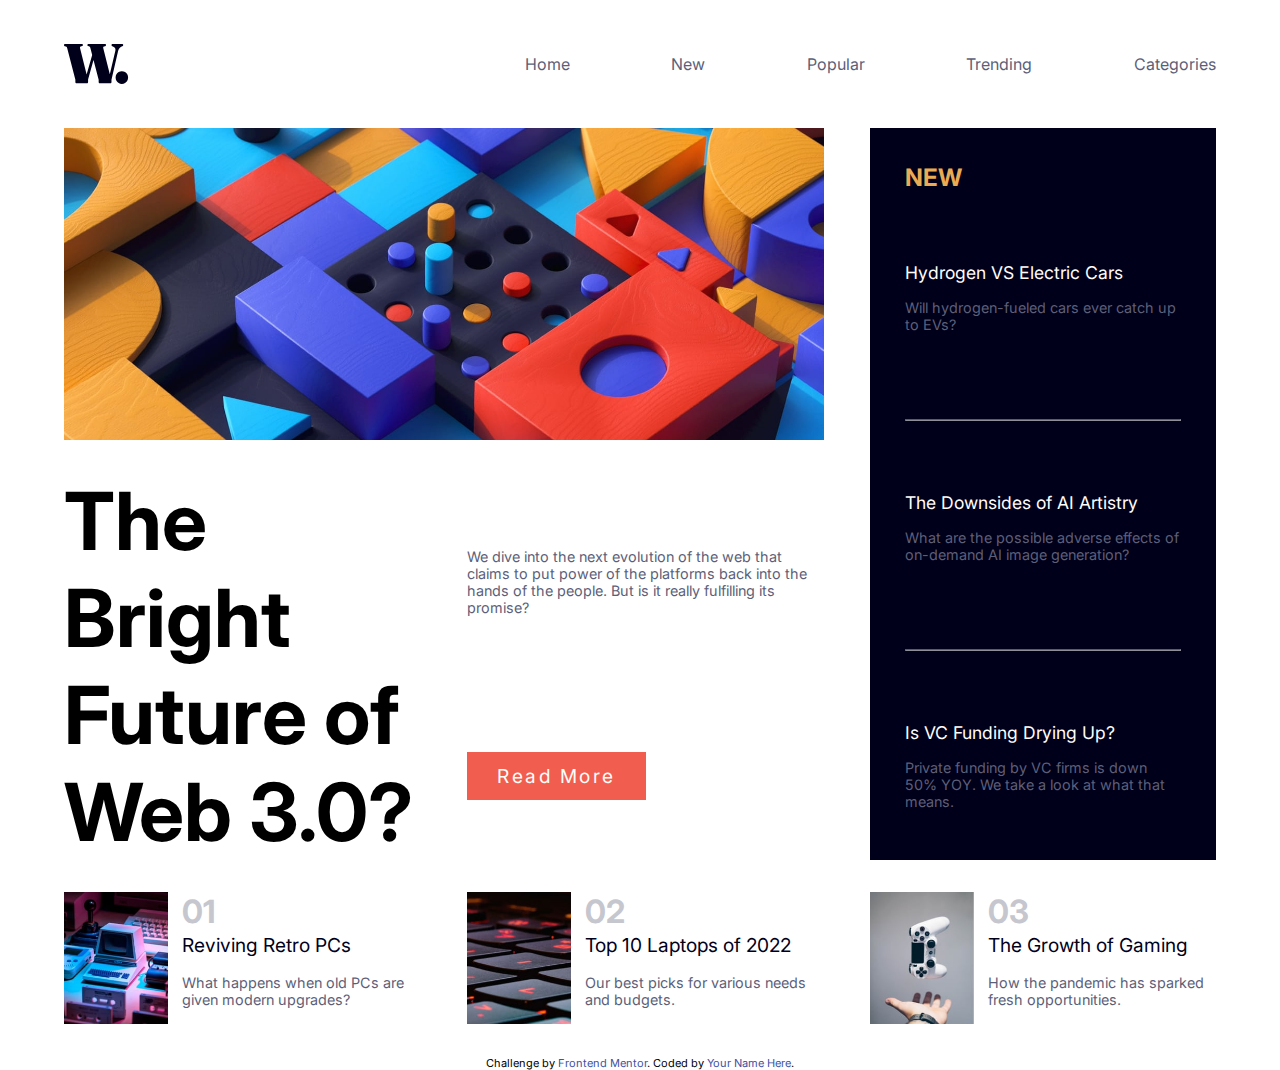
<file: index.html>
<!DOCTYPE html>
<html lang="en">

<head>
  <meta charset="UTF-8">
  <meta name="viewport" content="width=device-width, initial-scale=1.0">
  <!-- displays site properly based on user's device -->

  <link rel="icon" type="image/png" sizes="32x32" href="./assets/images/favicon-32x32.png">

  <title>Frontend Mentor | News homepage</title>
  <!-- link to external css -->
  <link rel="stylesheet" href="./style.css">

  <style>
    .attribution {
      font-size: 11px;
      text-align: center;
    }

    .attribution a {
      color: hsl(228, 45%, 44%);
    }
  </style>
</head>

<body>
  <nav>
    <img src="./assets/images/logo.svg" alt="logo_image">
    <img src="./assets/images/icon-menu.svg" alt="menu_icon">
    <!-- nav-links -->
    <ul>
      <li class="nav-link"><a href="">Home</a></li>
      <li class="nav-link"><a href="">New</a></li>
      <li class="nav-link"><a href="">Popular</a></li>
      <li class="nav-link"><a href="">Trending</a></li>
      <li class="nav-link"><a href="">Categories</a></li>
    </ul>
  </nav>

  <!-- main -->
  <main>
    <section>
      <div class="hero-image">
        <!-- mobile-hero-img -->
        <img src="./assets/images/image-web-3-mobile.jpg" alt="hero-mobile">

        <!-- desktop-hero-image -->
        <img src="./assets/images/image-web-3-desktop.jpg" alt="hero-desktop">
      </div>

      <div class="hero-content">
        <div class="bright">
          <h1> The Bright Future of Web 3.0?</h1>
        </div>
        <div class="readmore">
          <p>We dive into the next evolution of the web that claims to put power of the platforms back into the hands of the people. But is it really fulfilling its promise?</p>
          <a href="">Read More</a>
        </div>
      </div>
    </section>

    <div class="new">
      <h2>NEW</h2>
      <div class="new-content">
        <a href="">Hydrogen VS Electric Cars</a>
        <p>Will hydrogen-fueled cars ever catch up to EVs?</p>
      </div>
      <hr>
      <div class="new-content">
        <a href="">The Downsides of AI Artistry</a>
        <p>What are the possible adverse effects of on-demand AI image generation?</p>
      </div>
      <hr>
      <div class="new-content">
        <a href="">Is VC Funding Drying Up?</a>
        <p>Private funding by VC firms is down 50% YOY. We take a look at what that means.</p>
      </div>
    </div>
  </main>

  <!-- footer part -->
  <footer>
    <div class="footer-card">
      <img src="./assets/images/image-retro-pcs.jpg" alt="">
      <div class="footer-card-content">
        <h1>01</h1>
        <a href="">Reviving Retro PCs</a>
        <p>  What happens when old PCs are given modern upgrades?</p>
      </div>
    </div>
    <div class="footer-card">
      <img src="./assets/images/image-top-laptops.jpg" alt="">
      <div class="footer-card-content">
        <h1>02</h1>
        <a href="">Top 10 Laptops of 2022</a>
        <p>Our best picks for various needs and budgets.</p>
      </div>
    </div>
    <div class="footer-card">
      <img src="./assets/images/image-gaming-growth.jpg" alt="">
      <div class="footer-card-content">
        <h1>03</h1>
        <a href="">The Growth of Gaming</a>
        <p>How the pandemic has sparked fresh opportunities.</p>
      </div>
    </div>
  </footer>



  <div class="attribution">
    Challenge by <a href="https://www.frontendmentor.io?ref=challenge" target="_blank">Frontend Mentor</a>.
    Coded by <a href="#">Your Name Here</a>.
  </div>
</body>

</html>
</file>
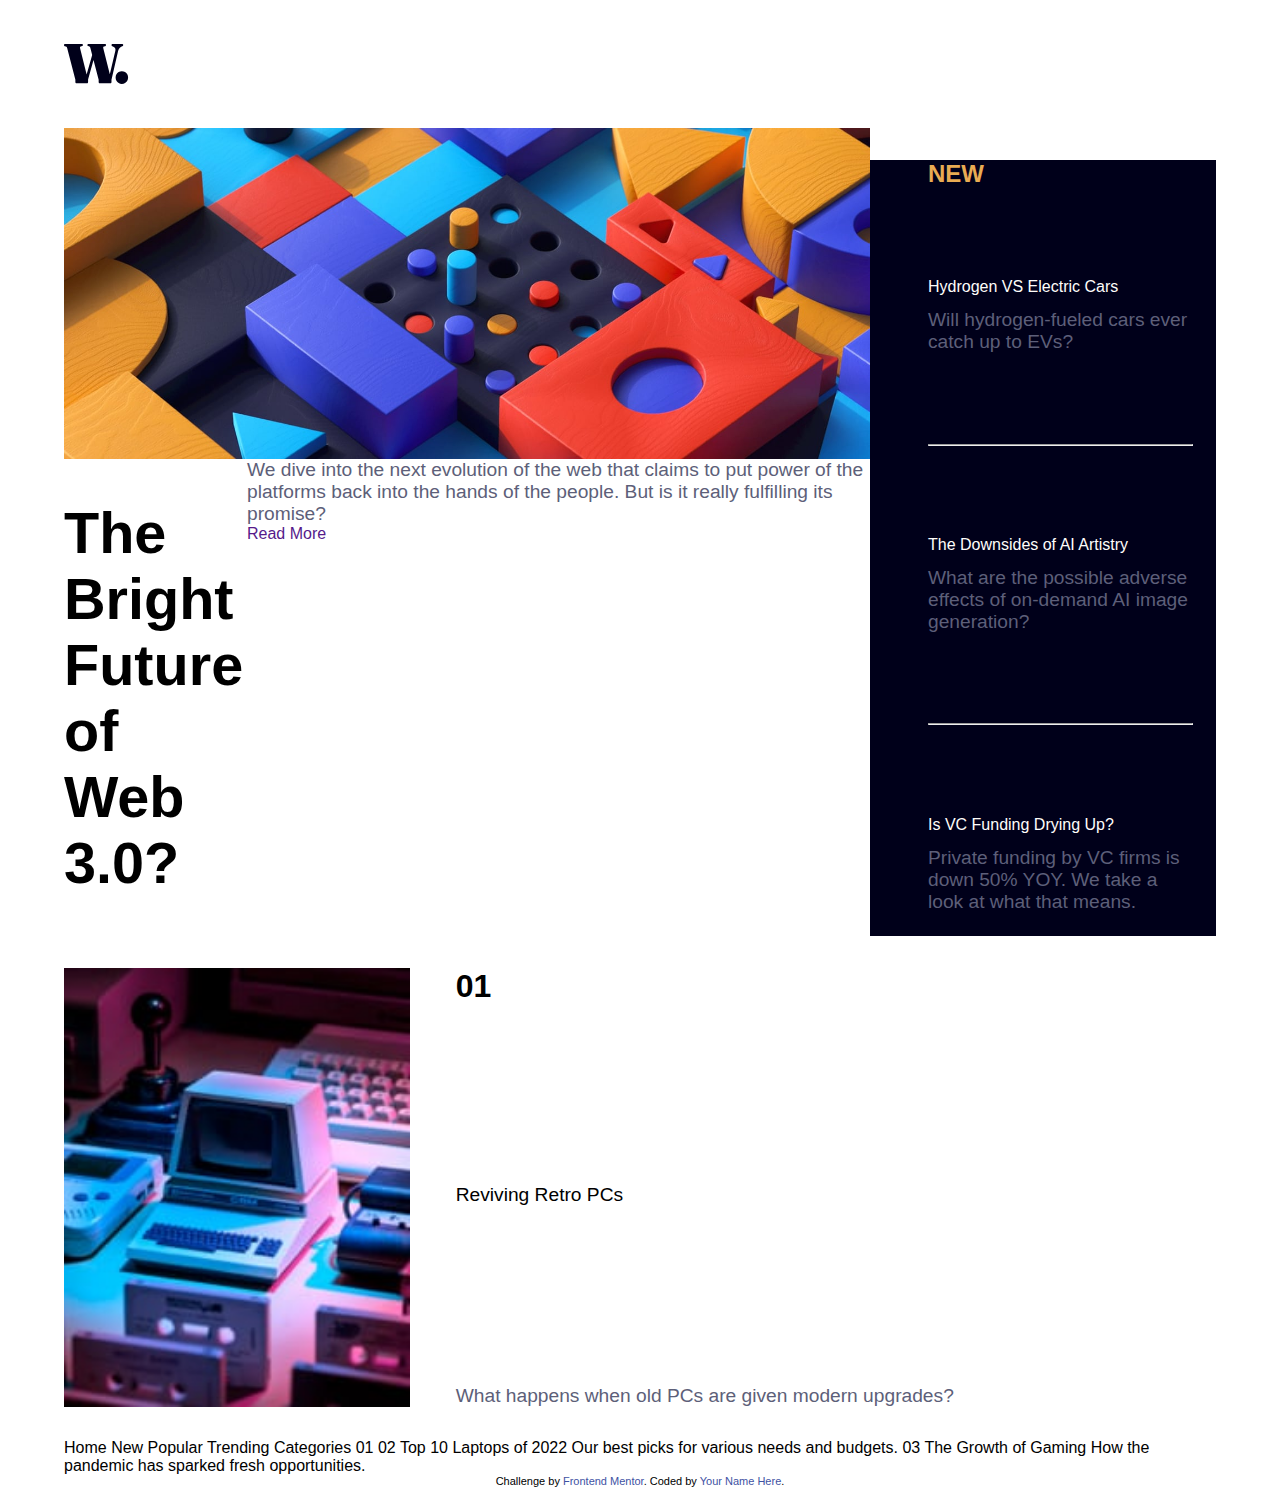
<file: ppp.html>
<!DOCTYPE html>
<html lang="en">

<head>
  <meta charset="UTF-8">
  <meta name="viewport" content="width=device-width, initial-scale=1.0">
  <!-- displays site properly based on user's device -->

  <link rel="icon" type="image/png" sizes="32x32" href="./assets/images/favicon-32x32.png">

  <title>Frontend Mentor | News homepage</title>
  <!-- link to external css -->
  <link rel="stylesheet" href="./stylee.css">

  <style>
    .attribution {
      font-size: 11px;
      text-align: center;
    }

    .attribution a {
      color: hsl(228, 45%, 44%);
    }
  </style>
</head>

<body>
  <nav>
    <img src="./assets/images/logo.svg" alt="logo_image">
    <img src="./assets/images/icon-menu.svg" alt="menu_icon">
  </nav>

  <!-- main -->
  <main>
    <section>
      <div class="hero-image">
        <!-- mobile-hero-img -->
        <img src="./assets/images/image-web-3-mobile.jpg" alt="hero-mobile">

        <!-- desktop-hero-image -->
        <img src="./assets/images/image-web-3-desktop.jpg" alt="hero-desktop">
      </div>

      <div class="hero-content">
        <div class="bright">
          <h1> The Bright Future of Web 3.0?</h1>
        </div>
        <div class="readmore">
          <p>We dive into the next evolution of the web that claims to put power of the platforms back into the hands of the people. But is it really fulfilling its promise?</p>
          <a href="">Read More</a>
        </div>
      </div>
    </section>

    <div class="new">
      <h2>NEW</h2>
      <div class="new-content">
        <a href="">Hydrogen VS Electric Cars</a>
        <p>Will hydrogen-fueled cars ever catch up to EVs?</p>
      </div>
      <hr>
      <div class="new-content">
        <a href="">The Downsides of AI Artistry</a>
        <p>What are the possible adverse effects of on-demand AI image generation?</p>
      </div>
      <hr>
      <div class="new-content">
        <a href="">Is VC Funding Drying Up?</a>
        <p>Private funding by VC firms is down 50% YOY. We take a look at what that means.</p>
      </div>
    </div>
  </main>

  <!-- footer part -->
  <footer>
    <div class="footer-card">
      <img src="./assets/images/image-retro-pcs.jpg" alt="">
      <div class="footer-card-content">
        <h1>01</h1>
        <a href="">Reviving Retro PCs</a>
        <p>  What happens when old PCs are given modern upgrades?
        </p>
      </div>
    </div>
  </footer>

  Home
  New
  Popular
  Trending
  Categories


  

  

  
  

  
  

  
  

  01
  

  02
  Top 10 Laptops of 2022
  Our best picks for various needs and budgets.

  03
  The Growth of Gaming
  How the pandemic has sparked fresh opportunities.

  <div class="attribution">
    Challenge by <a href="https://www.frontendmentor.io?ref=challenge" target="_blank">Frontend Mentor</a>.
    Coded by <a href="#">Your Name Here</a>.
  </div>
</body>

</html>
</file>
<file: style.css>
@import url('https://fonts.googleapis.com/css2?family=inter:wght@400;700;800&display=swap');

*{
    margin: 0;
    padding: 0;
    box-sizing: border-box;
    text-decoration: none;
    list-style: none;
}
body{
    /* background-color: aqua; */
    margin: 0 5%;
    font-family: 'inter', sans-serif;

}
p{
    font-size: 0.9rem;
    color: var(--dark-grayish-blue);
    margin: 1rem 0;
}

/* color set-up */
:root{
    --soft-orange: hsl(35, 77%, 62%);
    --soft-red: hsl(5, 85%, 63%);
    --off-white: hsl(36, 100%, 99%);
    --grayish-blue: hsl(233, 8%, 79%);
    --dark-grayish-blue: hsl(236, 13%, 42%);
    --very-dark-blue: hsl(240, 100%, 5%);    
}
nav{
    display: flex;
    justify-content: space-between;
    padding: 5px 0;
}

.hero-image :nth-child(1){
    width: 100%;
}
.hero-image :nth-child(2){
    display: none;
}
.hero-content{
    display: flex;
    justify-content: space-around;
    flex-direction: column;
}
.bright{
    font-size: 1.8rem;
    font-weight: 800;
}
.readmore{
    display: flex;
    justify-content: space-around;
    flex-direction: column;
}

.readmore a{
    background-color: var(--soft-red);
    color: var(--off-white);
    padding: 12px;
    width: 50%;
    text-align: center;
    letter-spacing: 2.5px;
    font-size: 1.2rem;
}
.readmore a:hover{
    background-color: var(--very-dark-blue);
}
/* new card */
.new{
    background-color: var(--very-dark-blue);
    padding: 3%;
    display: flex;
    flex-direction: column;
    justify-content: space-between;
    height: 60vh;
    margin-top: 2rem;
}
.new h2{
    color: var(--soft-orange);
}
.new a{
color: var(--off-white);
font-size: 1.1rem;
}
.new a:hover{
    color: var(--soft-orange);
}
hr{
    opacity: 0.6;
}
/* Footer css */
.footer-card{
    display: flex;
    justify-content: space-between;
    width: 100%;
    margin: 2rem 0;
}
.footer-card img{
    width: 30%;
}
.footer-card-content{
    width: 66%;
    display: flex;
    flex-direction: column;
    justify-content: space-between;
}
.footer-card-content h1{
    color: var(--grayish-blue);
}
.footer-card-content a{
    color: var(--very-dark-blue);
    font-size: 1.2rem;
}
.footer-card-content a:hover{
    color: var(--soft-red);
}
nav ul{
    display: none;
}

/* Media Query */
/* medium devices e.g tablets */
@media (min-width: 658px) and (max-width:779px){
    body{
        background-color: red;
    }
    .bright{
        font-size: 2.8rem;
    }
}

/* large device e.g desktop, PCs */
@media (min-width: 779px){
    nav{
        width: 100%;
        display: flex;
        justify-content: space-between;
        align-items: center;
        height: 8rem;
    }
    nav ul{
        display: flex;
        justify-content: space-between;
        width: 60%;
    }
    .nav-link a{
        color: var(--dark-grayish-blue);
    }
    .nav-link a:hover{
        color: var(--soft-red);
    }

    nav img:nth-child(2){
        display: none;
    }
    .hero-image :nth-child(1){
        display: none;
    }
    .hero-image :nth-child(2){
        width: 100%;
        display: block;
    }
    main{
        width: 100%;
        display: flex;
        justify-content: space-between;
    }
    section{
        width: 66%;
    }
    .new{
        width: 30%;
        height: auto;
        margin-top: 0;
    }
    .hero-content{
        flex-direction: row;
        justify-content: space-between;
        margin-top: 2rem;
    }
    .bright, .readmore{
        width: 47%;
    }
    .bright{
        font-size: 2.5rem;
    }

    footer{
        width: 100%;
        display: flex;
        justify-content: space-between;
        flex-direction: row;
    }

    .footer-card{
        width: 30%;
    }

}
</file>
<file: stylee.css>
/* @import url('https://fonts.googleapis.com/css2?family=Inter:wght@400;700;800&display=swap'); */


*{
    margin: 0;
    padding: 0;
    box-sizing: border-box;
    text-decoration: none;
    list-style: none;
    font-family: 'inter', sans-serif;
    
}

body{
    /* background-color: aqua; */
    margin: 0 5%;

}

p{
    font-size: 1.2rem;
    color: var(--Dark-grayish-blue);
}

/* color set-up */
:root{
    --soft-orange: hsl(35, 77%, 62%);
    --Soft-red: hsl(5, 85%, 63%);
    --Off-white: hsl(36, 100%, 99%);
    --Grayish-blue: hsl(233, 8%, 79%);
    --Dark-grayish-blue: hsl(236, 13%, 42%);
    --Very-dark-blue: hsl(240, 100%, 5%);
    

}
nav{
    display: flex;
    justify-content: space-between;
    /* background-color: antiquewhite; */
    padding: 5px 0;
}

.hero-image :nth-child(1){
    width: 100%;
    margin: 5% 0% 0% 0%;
}

.hero-image :nth-child(2){
    display: none;

}

.hero-content{
    /* background-color:blue; */
    display: flex;
    justify-content: space-around;
    flex-direction: column;
}

.bright{
    font-size: 1.8rem;
    font-weight: 800;
    margin: 5% 0%;
}

.read-more{
    display: flex;
    flex-direction: column;
}

.read-more a{
    background-color: var(--Soft-red);
    color: var(--Off-white);
    padding: 12px;
    margin: 5% 0%;
    width: 50%;
    text-align: center;
    letter-spacing: 2.5px;
    font-size: 1.2rem;
}

.read-more a:hover{
    background-color: var(--Very-dark-blue);

}

/* .new{
    background-color: var(--Very-dark-blue);
    color: aliceblue;
    padding: 3%;
    display: flex;
    flex-direction: column;
    justify-content: space-between;
    height: 60vh;
    margin-top: 2rem;

    
} */
.new{
    background-color: var(--Very-dark-blue);
    padding: 2%;
    display: flex;
    flex-direction: column;
    justify-content: space-between;
    height: 60vh;
    margin-top: 2rem;
}
.new-content p{
    padding-top: 5%;
}

.new h2{
    color: var(--soft-orange);
    /* margin: 5% 5%; */
}

.new a{
    color: var(--Off-white);
    /* margin-left: 5%; */
    /* font-size: 1.5rem; */
   
}
.new a:hover{
    color: var(--soft-orange);
}



.footer-card{
    display: flex;
    justify-content: space-between;
    width: 100%;
    margin: 2rem 0;
}
.footer-card img{
    width: 30%;
}
.footer-card-content{
    width: 66%;
    display: flex;
    flex-direction: column;
    justify-content: space-between;
}

.footer-card-content p{
    font-size: 1.2rem;
}
.footer-card-content h1{
    color: var(--grayish-blue);
}
.footer-card-content a{
    color: var(--very-dark-blue);
    font-size: 1.2rem;
}
.footer-card-content a:hover{
    color: var(--soft-red);
}

nav ul{
    display: none;
}





/* Media Query */
/* Medium devices e.g tablet */
@media (min-width: 658px) and (max-width:779px) {
    body{
        background-color: azure;
    }

    .bright{
        font-size: 2.8rem;
    }
}


/* Large device e.g desktop, PCs */
@media (min-width: 779px) {
    /* body{
        background-color: blue;
    } */
    nav{
        width: 100%;
        display: flex;
        justify-content: space-between;
        align-items: center;
        height: 8rem;


    }

    nav ul{
        display: flex;
        justify-content: space-around;
        width: 60%;
        color: var(--Dark-grayish-blue);

    }

    /* nav ul:hover{
        color: var(--Soft-red);
    } */
    .nav-link a:hover{
        color: var(--Soft-red);
    }

    nav img:nth-child(2){
        display: none;
    }

    .hero-image :nth-child(1){
        display: none;
    }
    
    .hero-image :nth-child(2){
        width: 100%;
        display: block;
    
    }
    main{
        width: 100%;
        display:flex;
        justify-content: space-between;
    }
    section{
        width: 70%;
    }
    
    .new{
        width: 30%;
    }
    .hero-content{
        /* background-color:blue; */
        /* display: flex;
        justify-content: space-around; */
        flex-direction: row;
}

.bright, .read-more{
    width: 47%;
}

.new{
    /* background-color: var(--Very-dark-blue);
    color: aliceblue; */
    padding-top: 0;
    /* display: flex;
    flex-direction: column;
    justify-content: space-between; */
    height: auto;
    padding-left: 5%;

}
}
</file>
